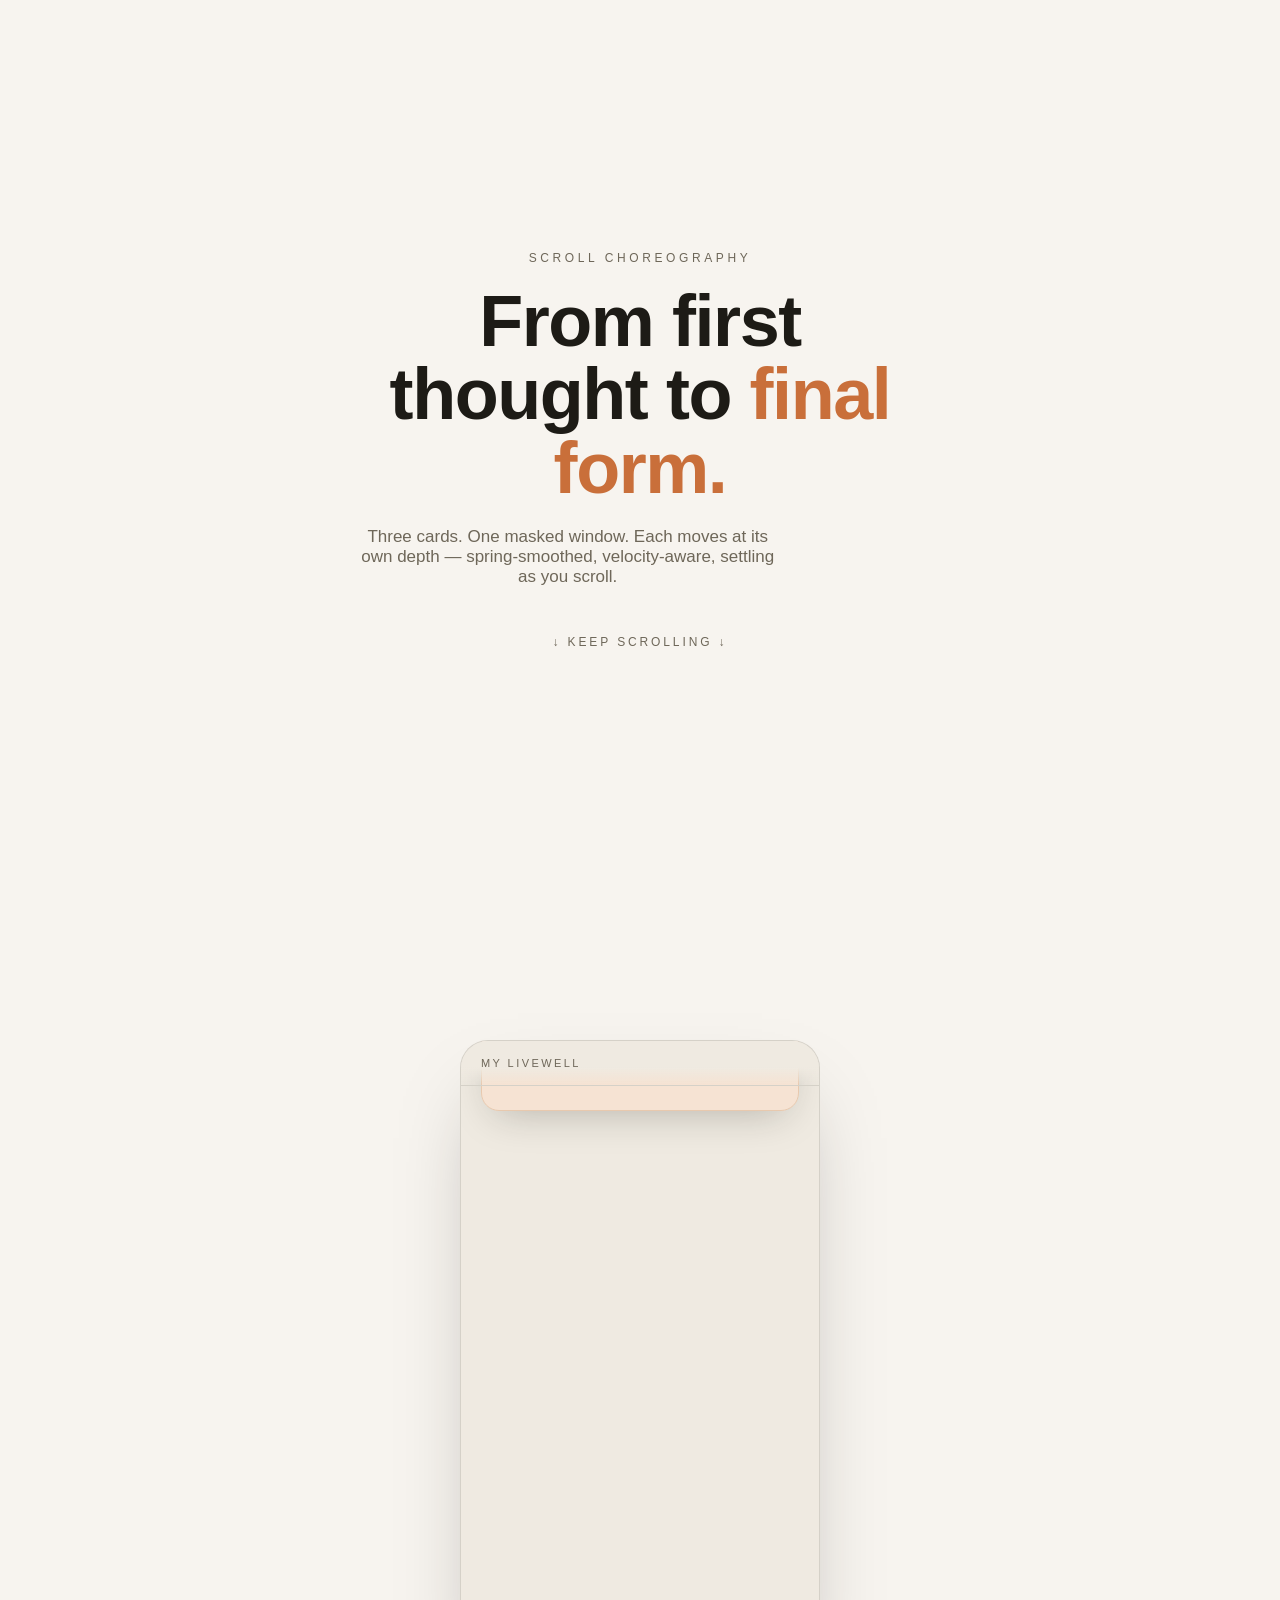
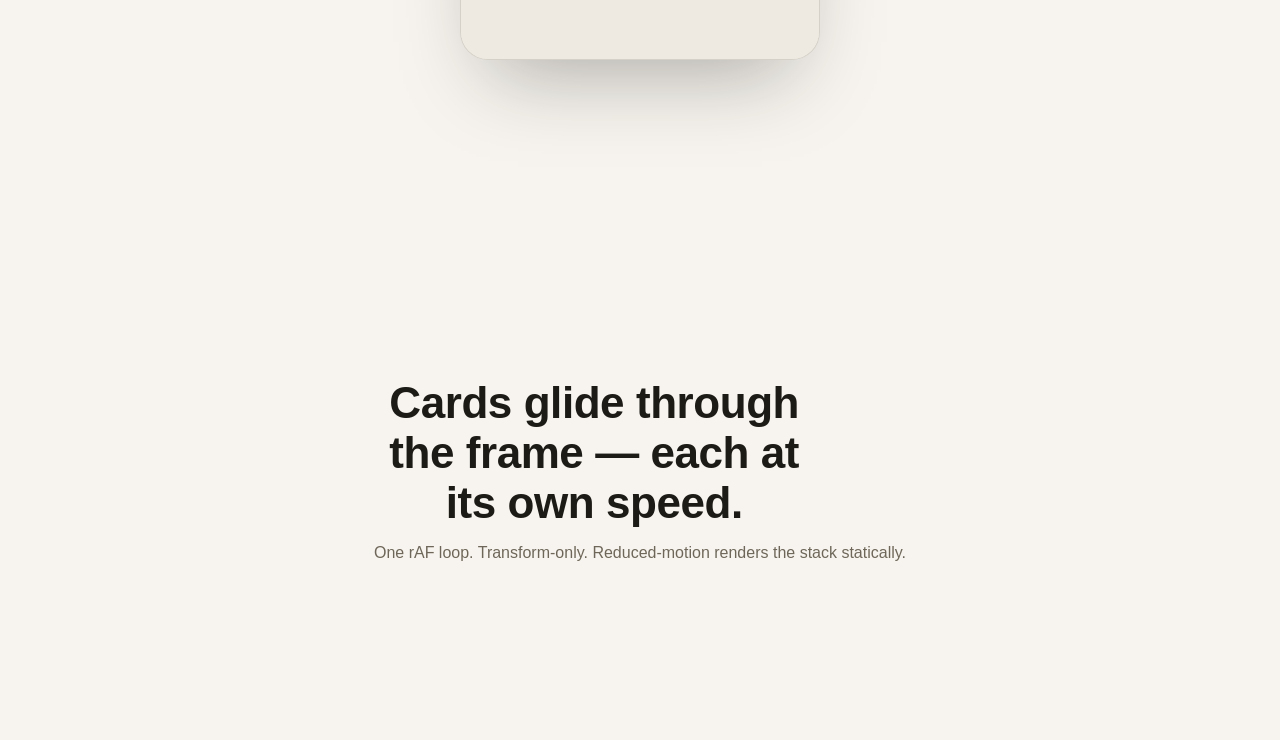
<file: card-choreography.html>
<!DOCTYPE html>
<html lang="en">
<head>
<meta charset="UTF-8">
<meta name="viewport" content="width=device-width, initial-scale=1.0">
<title>Card Choreography — scroll-linked motion study</title>
<style>
  :root {
    --paper: #F7F4EF;
    --ink: #1D1B16;
    --muted: #6E6759;
    --peach: #F6E3D3;
    --peach-deep: #E8C9AE;
    --line: rgba(29, 27, 22, 0.12);
    --spring: cubic-bezier(0.22, 1, 0.36, 1);
  }
  * { margin: 0; padding: 0; box-sizing: border-box; }
  body {
    background: var(--paper); color: var(--ink);
    font-family: -apple-system, BlinkMacSystemFont, "Segoe UI", Roboto, sans-serif;
    -webkit-font-smoothing: antialiased;
    overflow-x: hidden;
  }

  /* ---------- intro band ---------- */
  .intro { min-height: 100vh; display: flex; align-items: center; justify-content: center; text-align: center; padding: 60px 24px; }
  .intro .kicker { font-size: 12px; letter-spacing: 0.3em; text-transform: uppercase; color: var(--muted); margin-bottom: 20px; }
  .intro h1 { font-size: clamp(40px, 6vw, 72px); line-height: 1.02; font-weight: 600; letter-spacing: -0.02em; max-width: 14ch; }
  .intro h1 em { font-style: normal; color: #C96F3A; }
  .intro p { margin-top: 22px; color: var(--muted); font-size: 17px; max-width: 44ch; }
  .scroll-hint { margin-top: 48px; font-size: 12px; letter-spacing: 0.24em; text-transform: uppercase; color: var(--muted); animation: hint 2.2s ease-in-out infinite; }
  @keyframes hint { 0%, 100% { transform: translateY(0); opacity: 0.7; } 50% { transform: translateY(6px); opacity: 1; } }

  /* ---------- THE SECTION ---------- */
  .showcase {
    position: relative;
    min-height: 100vh;
    display: flex; align-items: center; justify-content: center;
    padding: 120px 24px;
    overflow: hidden;
  }
  /* masked window: cards travel through this frame */
  .stage {
    position: relative;
    width: min(360px, 92vw);
    height: 620px;
    border-radius: 28px;
    background: #EFEAE1;
    border: 1px solid var(--line);
    box-shadow: 0 40px 80px -30px rgba(29, 27, 22, 0.35);
    overflow: hidden;
  }
  .stage::before {
    content: "MY LIVEWELL";
    position: absolute; top: 0; left: 0; right: 0; z-index: 5;
    padding: 16px 20px;
    font-size: 11px; letter-spacing: 0.22em; color: var(--muted);
    background: linear-gradient(180deg, #EFEAE1 60%, rgba(239,234,225,0));
    border-bottom: 1px solid var(--line);
  }
  .stage::after {
    content: ""; position: absolute; bottom: 0; left: 0; right: 0; height: 80px; z-index: 5;
    background: linear-gradient(0deg, #EFEAE1 30%, rgba(239,234,225,0));
  }

  .card {
    position: absolute; left: 20px; right: 20px;
    border-radius: 18px;
    background: #FFFFFF;
    border: 1px solid var(--line);
    box-shadow: 0 14px 40px -14px rgba(29, 27, 22, 0.28);
    padding: 22px 20px;
    will-change: transform;
    /* FAIL-OPEN: cards are visible in place by default; JS moves them. */
    top: 90px;
  }
  .card h3 { font-size: 14px; font-weight: 600; letter-spacing: 0.01em; margin-bottom: 12px; display: flex; align-items: center; gap: 8px; }
  .card h3 .tag { font-size: 10px; font-weight: 500; text-transform: uppercase; letter-spacing: 0.14em; color: var(--muted); background: rgba(0,0,0,0.05); padding: 3px 8px; border-radius: 999px; }
  .card .row { display: flex; align-items: center; gap: 10px; padding: 9px 0; border-bottom: 1px solid rgba(29,27,22,0.06); font-size: 14px; }
  .card .row:last-child { border-bottom: none; }
  .card .row .check { width: 18px; height: 18px; border-radius: 6px; border: 1.5px solid rgba(29,27,22,0.25); flex-shrink: 0; display: flex; align-items: center; justify-content: center; font-size: 11px; color: transparent; }
  .card .row.done .check { background: #C96F3A; border-color: #C96F3A; color: #fff; }
  .card.peach { background: var(--peach); border-color: var(--peach-deep); }
  .card.peach .row .check { border-color: rgba(120, 70, 30, 0.3); }
  .card.peach .row.done .check { background: #B85C2A; border-color: #B85C2A; color: #fff; }
  .card .meta { display: flex; align-items: center; gap: 8px; margin-top: 10px; font-size: 12px; color: var(--muted); }
  .card .meta .av { width: 22px; height: 22px; border-radius: 50%; background: #D8CBB8; display: flex; align-items: center; justify-content: center; font-size: 10px; color: #5B5342; }

  /* third card — journal note */
  .card.note { background: #FDFBF7; }
  .card.note p { font-size: 13.5px; line-height: 1.6; color: #4A443A; }
  .card.note .quote { font-size: 22px; color: #C96F3A; line-height: 1; margin-bottom: 6px; }

  /* ---------- outro ---------- */
  .outro { min-height: 60vh; display: flex; align-items: center; justify-content: center; text-align: center; padding: 60px 24px; }
  .outro h2 { font-size: clamp(28px, 4vw, 44px); font-weight: 600; letter-spacing: -0.01em; max-width: 18ch; }
  .outro p { margin-top: 16px; color: var(--muted); }
</style>
</head>
<body>

<div class="intro">
  <div>
    <div class="kicker">Scroll choreography</div>
    <h1>From first thought to <em>final form.</em></h1>
    <p>Three cards. One masked window. Each moves at its own depth — spring-smoothed, velocity-aware, settling as you scroll.</p>
    <div class="scroll-hint">↓ keep scrolling ↓</div>
  </div>
</div>

<section class="showcase" id="showcase">
  <div class="stage" id="stage">
    <div class="card note" id="card-note">
      <div class="quote">“</div>
      <p>Want to make a change, but not sure where to start? You don't need to have the answers.</p>
      <div class="meta"><span class="av">LB</span> Journal — 12 Aug</div>
    </div>
    <div class="card" id="card-todo">
      <h3>This week <span class="tag">Focus</span></h3>
      <div class="row done"><span class="check">✓</span> Morning pages, 3 days</div>
      <div class="row"><span class="check"></span> Book intro call</div>
      <div class="row"><span class="check"></span> Walk after lunch</div>
      <div class="row"><span class="check"></span> Read 20 pages</div>
      <div class="meta"><span class="av">N</span> Private · You</div>
    </div>
    <div class="card peach" id="card-recipe">
      <h3>Session notes <span class="tag">Coaching</span></h3>
      <div class="row done"><span class="check">✓</span> Boundaries — said no twice</div>
      <div class="row"><span class="check"></span> Confidence anchor: past wins</div>
      <div class="row"><span class="check"></span> Next: career direction</div>
      <div class="meta"><span class="av">LB</span> Lisa · Coach</div>
    </div>
  </div>
</section>

<div class="outro">
  <div>
    <h2>Cards glide through the frame — each at its own speed.</h2>
    <p>One rAF loop. Transform-only. Reduced-motion renders the stack statically.</p>
  </div>
</div>

<script>
(function () {
  "use strict";
  var reduced = window.matchMedia("(prefers-reduced-motion: reduce)").matches;
  if (reduced) return; // cards stay stacked in place — everything is visible

  var stage = document.getElementById("stage");
  var cards = [
    { el: document.getElementById("card-note"), depth: 1.0, start: 0.00 },   // front
    { el: document.getElementById("card-todo"), depth: 0.55, start: 0.18 }, // mid
    { el: document.getElementById("card-recipe"), depth: 0.25, start: 0.34 } // back
  ];

  /* ---------- scroll-linked choreography ----------
     Each card's position is a function of the section's progress through
     the viewport. depth = how far it travels per scroll unit (parallax
     between cards). start = stagger offset (who moves first). */
  var STAGE_H = 620;
  var CARD_H = [190, 260, 240];

  cards.forEach(function (c, i) {
    c.el.style.top = (90 + c.start * 200 + i * 26) + "px";
    c.el.style.height = CARD_H[i] + "px";
  });

  /* One rAF loop: lerp-glide the scroll target (Lenis-style), then drive
     each card's transform. Transform-only, velocity-aware parallax. */
  var last = window.scrollY;
  var cur = window.scrollY;

  function tick() {
    var target = window.scrollY;
    cur += (target - cur) * 0.12;
    if (Math.abs(target - cur) < 0.5) cur = target;
    var vel = target - last;
    last = target;

    var rect = stage.getBoundingClientRect();
    var vh = window.innerHeight;
    // progress 0→1 as the stage crosses the viewport
    var p = Math.min(1, Math.max(0, (vh * 0.5 - rect.top) / (vh * 0.5 + rect.height * 0.5)));

    cards.forEach(function (c, i) {
      var y;
      if (p < c.start) {
        y = -CARD_H[i] - 140; // waiting above the window
      } else {
        var local = Math.min(1, (p - c.start) / (1 - c.start));
        var eased = 1 - Math.pow(1 - local, 3);
        y = -CARD_H[i] - 140 + eased * (STAGE_H + CARD_H[i] + 160);
      }
      var parallax = -vel * 0.03 * c.depth; // velocity-aware depth
      c.el.style.transform = "translate3d(0," + (y + parallax) + "px,0)";
    });

    requestAnimationFrame(tick);
  }
  requestAnimationFrame(tick);
})();
</script>
</body>
</html>
</file>
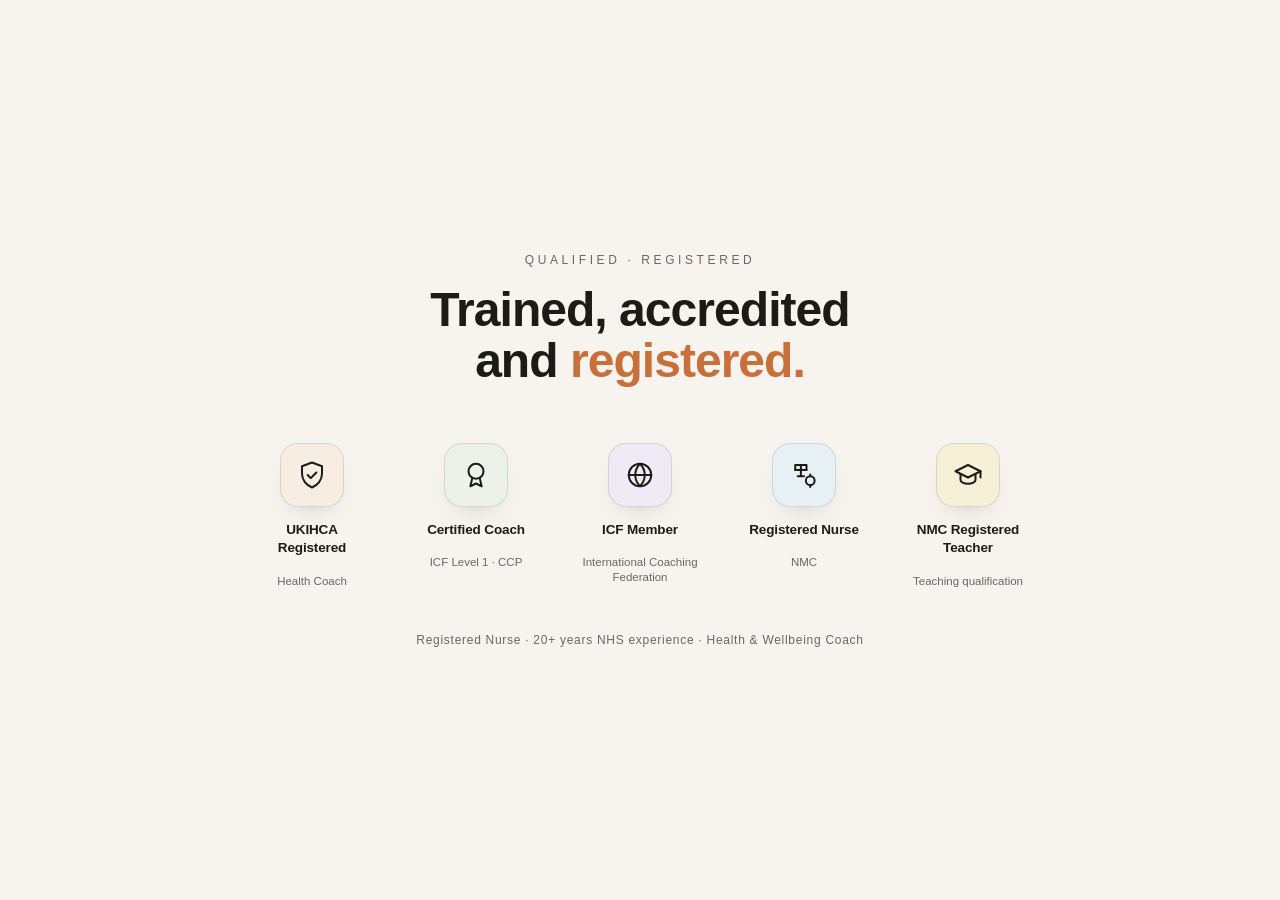
<file: icon-strip.html>
<!DOCTYPE html>
<html lang="en">
<head>
<meta charset="UTF-8">
<meta name="viewport" content="width=device-width, initial-scale=1.0">
<title>Credentials — Craft-style icon row (static, on paper)</title>
<style>
  :root {
    --paper: #F7F4EF;
    --ink: #1D1B16;
    --muted: #6E6759;
    --accent: #C96F3A;
    --line: rgba(29, 27, 22, 0.12);
  }
  * { margin: 0; padding: 0; box-sizing: border-box; }
  body {
    background: var(--paper); color: var(--ink);
    font-family: -apple-system, BlinkMacSystemFont, "Segoe UI", Roboto, sans-serif;
    -webkit-font-smoothing: antialiased;
  }

  .section {
    min-height: 100vh;
    display: flex; flex-direction: column;
    align-items: center; justify-content: center;
    text-align: center;
    padding: 80px 24px;
  }
  .kicker { font-size: 12px; letter-spacing: 0.3em; text-transform: uppercase; color: var(--muted); margin-bottom: 18px; }
  .section h2 {
    font-size: clamp(30px, 4.4vw, 48px);
    font-weight: 600; letter-spacing: -0.02em; line-height: 1.06;
    max-width: 16ch;
  }
  .section h2 em { font-style: normal; color: var(--accent); }

  /* the icon row — Craft's format: glyph tile + label under */
  .icon-row {
    margin-top: 56px;
    display: flex; align-items: flex-start; justify-content: center;
    gap: 44px;
    flex-wrap: wrap;
  }
  .icon-tile {
    width: 120px;
    display: flex; flex-direction: column; align-items: center;
    gap: 14px;
  }
  .icon-tile .i-box {
    width: 64px; height: 64px;
    border-radius: 18px;
    background: #FFFFFF;
    border: 1px solid var(--line);
    display: flex; align-items: center; justify-content: center;
    box-shadow: 0 12px 28px -18px rgba(29, 27, 22, 0.35);
  }
  .icon-tile .i-box svg { width: 30px; height: 30px; stroke: var(--ink); stroke-width: 1.6; fill: none; stroke-linecap: round; stroke-linejoin: round; }
  .icon-tile .i-label { font-size: 13.5px; font-weight: 600; letter-spacing: -0.01em; line-height: 1.35; }
  .icon-tile .i-sub { font-size: 11.5px; color: var(--muted); margin-top: 2px; line-height: 1.3; }

  /* soft tint per tile — quiet, on-paper */
  .icon-tile.t1 .i-box { background: #F7EDE3; } .icon-tile.t2 .i-box { background: #EDF2E8; }
  .icon-tile.t3 .i-box { background: #EFEAF6; } .icon-tile.t4 .i-box { background: #E7F0F4; }
  .icon-tile.t5 .i-box { background: #F6F0D9; }

  .foot-note { margin-top: 44px; font-size: 12px; color: var(--muted); letter-spacing: 0.06em; }

  @media (max-width: 640px) {
    .icon-row { gap: 26px; }
    .icon-tile { width: 96px; }
    .icon-tile .i-box { width: 56px; height: 56px; border-radius: 16px; }
    .icon-tile .i-box svg { width: 26px; height: 26px; }
  }
</style>
</head>
<body>

<section class="section">
  <div class="kicker">Qualified · Registered</div>
  <h2>Trained, accredited and <em>registered.</em></h2>

  <div class="icon-row">
    <!-- 1. UKIHCA Registered Health Coach -->
    <div class="icon-tile t1">
      <div class="i-box">
        <svg viewBox="0 0 24 24"><path d="M12 2l8 3v6c0 5-3.4 9.2-8 11-4.6-1.8-8-6-8-11V5l8-3z"/><path d="M8.5 12l2.5 2.5 4.5-4.5"/></svg>
      </div>
      <div class="i-label">UKIHCA Registered</div>
      <div class="i-sub">Health Coach</div>
    </div>

    <!-- 2. Certified Coaching Professional, ICF Level 1 -->
    <div class="icon-tile t2">
      <div class="i-box">
        <svg viewBox="0 0 24 24"><circle cx="12" cy="9" r="6"/><path d="M9 14.5L7.5 21l4.5-2.2L16.5 21 15 14.5"/></svg>
      </div>
      <div class="i-label">Certified Coach</div>
      <div class="i-sub">ICF Level 1 · CCP</div>
    </div>

    <!-- 3. ICF Member -->
    <div class="icon-tile t3">
      <div class="i-box">
        <svg viewBox="0 0 24 24"><circle cx="12" cy="12" r="9"/><path d="M3 12h18M12 3c2.5 2.6 3.8 5.7 3.8 9S14.5 18.4 12 21c-2.5-2.6-3.8-5.7-3.8-9S9.5 5.6 12 3z"/></svg>
      </div>
      <div class="i-label">ICF Member</div>
      <div class="i-sub">International Coaching Federation</div>
    </div>

    <!-- 4. Registered Nurse (NMC) -->
    <div class="icon-tile t4">
      <div class="i-box">
        <svg viewBox="0 0 24 24"><path d="M5 4h9v4M5 4v4M9.5 4v4"/><path d="M5 8h9"/><path d="M9.5 8v5M7 13h5"/><circle cx="17" cy="16.5" r="3.5"/><path d="M17 13v-1.5M17 20v1.5"/></svg>
      </div>
      <div class="i-label">Registered Nurse</div>
      <div class="i-sub">NMC</div>
    </div>

    <!-- 5. NMC Registered Teacher -->
    <div class="icon-tile t5">
      <div class="i-box">
        <svg viewBox="0 0 24 24"><path d="M12 4L2 9l10 5 10-5-10-5z"/><path d="M6 11.5V16c0 1.5 2.7 3 6 3s6-1.5 6-3v-4.5"/><path d="M22 9v5"/></svg>
      </div>
      <div class="i-label">NMC Registered Teacher</div>
      <div class="i-sub">Teaching qualification</div>
    </div>
  </div>

  <div class="foot-note">Registered Nurse · 20+ years NHS experience · Health &amp; Wellbeing Coach</div>
</section>

</body>
</html>
</file>
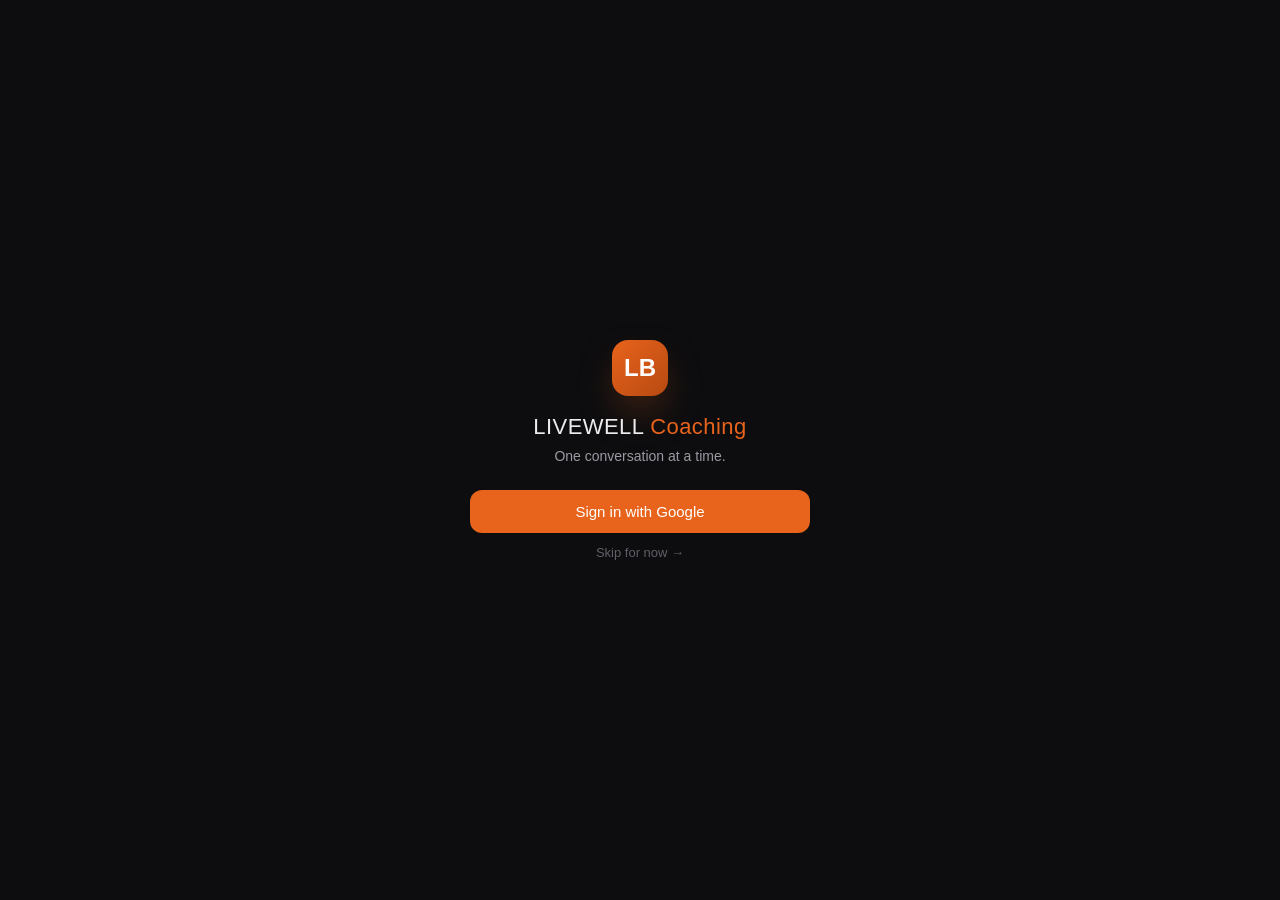
<file: livewell-shell.html>
<!DOCTYPE html>
<html lang="en">
<head>
<meta charset="UTF-8">
<meta name="viewport" content="width=device-width, initial-scale=1.0">
<title>LIVEWELL — Shell Motion Study</title>
<style>
  :root {
    --bg: #0D0D0F;
    --bg-soft: #17181C;
    --panel: #212226;
    --panel-2: #2A2B30;
    --ink: #ECECEF;
    --muted: #9A9AA3;
    --faint: #5F5F68;
    --accent: #E8631B;
    --accent-2: #F4EDE2;
    --line: rgba(255,255,255,0.08);
    --spring: cubic-bezier(0.34, 1.3, 0.5, 1);
  }
  * { margin: 0; padding: 0; box-sizing: border-box; }
  html, body { height: 100%; }
  body {
    background: var(--bg);
    color: var(--ink);
    font-family: -apple-system, BlinkMacSystemFont, "Segoe UI", Roboto, sans-serif;
    font-size: 15px;
    overflow: hidden;
    -webkit-font-smoothing: antialiased;
  }

  /* ============ SPRING ENGINE ============ */
  /* Every interactive motion in this shell runs through one physics language:
     cubic-bezier(0.34, 1.3, 0.5, 1) = spring ~400/38, press scale 0.98. */

  .app { display: flex; height: 100vh; }

  /* ============ SIDEBAR ============ */
  .sidebar {
    width: 264px; flex-shrink: 0;
    background: var(--bg-soft);
    border-right: 1px solid var(--line);
    display: flex; flex-direction: column;
    padding: 10px;
    position: relative; z-index: 2;
  }
  .new-chat {
    display: flex; align-items: center; gap: 10px;
    padding: 11px 12px; border-radius: 10px;
    border: 1px solid var(--line); background: transparent;
    color: var(--ink); font-size: 14px; cursor: pointer;
    transition: background 0.2s ease, border-color 0.2s ease;
    will-change: transform;
  }
  .new-chat:hover { background: var(--panel); }
  .new-chat:active { transform: scale(0.98); }
  .new-chat .plus { font-size: 18px; color: var(--muted); }

  .nav-group { margin-top: 18px; font-size: 11px; letter-spacing: 0.08em; text-transform: uppercase; color: var(--faint); padding: 0 12px 6px; }

  .nav-item {
    display: flex; align-items: center; gap: 10px;
    padding: 9px 12px; border-radius: 10px;
    color: var(--ink); font-size: 14px; cursor: pointer;
    position: relative;
    transition: background 0.15s ease;
  }
  .nav-item:hover { background: var(--panel); }
  .nav-item.active { background: var(--panel); }
  .nav-item .ico { width: 18px; text-align: center; color: var(--muted); }

  .chat-list { margin-top: 6px; display: flex; flex-direction: column; gap: 2px; flex: 1; overflow-y: auto; }
  .chat-item {
    display: flex; align-items: center; gap: 10px;
    padding: 9px 12px; border-radius: 10px;
    color: var(--muted); font-size: 13.5px; cursor: pointer;
    white-space: nowrap; overflow: hidden;
    transition: background 0.15s ease, color 0.15s ease;
  }
  .chat-item:hover { background: var(--panel); color: var(--ink); }
  .chat-item.active { background: var(--panel-2); color: var(--ink); }
  .chat-item .dot { width: 5px; height: 5px; border-radius: 50%; background: var(--faint); flex-shrink: 0; }
  .chat-item .name { overflow: hidden; text-overflow: ellipsis; }

  .sidebar-foot { border-top: 1px solid var(--line); padding: 10px 6px 4px; }
  .user-row { display: flex; align-items: center; gap: 10px; padding: 8px 10px; border-radius: 10px; cursor: pointer; transition: background 0.15s ease; }
  .user-row:hover { background: var(--panel); }
  .avatar {
    width: 30px; height: 30px; border-radius: 50%;
    background: linear-gradient(135deg, var(--accent), #B84A12);
    display: flex; align-items: center; justify-content: center;
    font-size: 12px; font-weight: 600; color: #fff; flex-shrink: 0;
  }
  .user-row .uname { font-size: 13px; line-height: 1.2; }
  .user-row .uplan { font-size: 11px; color: var(--faint); }

  /* ============ MAIN ============ */
  .main { flex: 1; display: flex; flex-direction: column; min-width: 0; position: relative; }
  .topbar {
    height: 60px; display: flex; align-items: center; gap: 14px;
    padding: 0 18px; border-bottom: 1px solid var(--line);
    flex-shrink: 0;
  }
  .topbar .lb-logo { display: flex; align-items: center; gap: 10px; }
  .topbar .lb-mark { width: 26px; height: 26px; border-radius: 7px; background: var(--accent); display: flex; align-items: center; justify-content: center; color: #fff; font-size: 12px; font-weight: 700; }
  .topbar .lb-name { font-size: 14px; font-weight: 500; letter-spacing: 0.14em; }
  .topbar .lb-name em { color: var(--accent); font-style: normal; }
  .topbar .tabs { display: flex; gap: 4px; margin-left: 26px; }
  .tab {
    padding: 7px 14px; border-radius: 999px; font-size: 13px; color: var(--muted);
    cursor: pointer; border: 1px solid transparent;
    transition: background 0.18s ease, color 0.18s ease;
  }
  .tab:hover { color: var(--ink); background: var(--panel); }
  .tab.active { background: var(--panel-2); color: var(--ink); }

  /* ============ CHAT ============ */
  .chat { flex: 1; overflow-y: auto; scroll-behavior: smooth; padding: 28px 0 12px; }
  .chat-inner { max-width: 760px; margin: 0 auto; padding: 0 22px; display: flex; flex-direction: column; gap: 26px; }

  .msg { display: flex; gap: 14px; animation: msgIn 0.5s var(--spring) both; }
  @keyframes msgIn { from { opacity: 0; transform: translateY(14px) scale(0.985); } to { opacity: 1; transform: none; } }
  .msg.assistant .msg-avatar { background: var(--accent); }
  .msg-avatar {
    width: 30px; height: 30px; border-radius: 50%; flex-shrink: 0;
    background: var(--panel-2); display: flex; align-items: center; justify-content: center; font-size: 11px; font-weight: 700;
  }
  .msg-body { padding-top: 4px; }
  .msg-name { font-size: 12px; color: var(--muted); margin-bottom: 5px; }
  .msg-text { font-size: 15px; line-height: 1.65; color: var(--ink); }
  .msg-text .w { display: inline-block; opacity: 0; transform: translateY(8px); }
  .msg-text.streaming .w { animation: wordRise 0.32s var(--spring) forwards; }
  @keyframes wordRise { to { opacity: 1; transform: translateY(0); } }
  .msg-text .callout {
    display: inline-block; margin-top: 8px; padding: 4px 12px; border-radius: 999px;
    background: rgba(232,99,27,0.14); color: #FFB28A; font-size: 13px;
  }

  .typing { display: flex; gap: 5px; padding: 10px 0; }
  .typing span { width: 7px; height: 7px; border-radius: 50%; background: var(--faint); animation: blink 1.2s infinite ease-in-out; }
  .typing span:nth-child(2) { animation-delay: 0.15s; }
  .typing span:nth-child(3) { animation-delay: 0.3s; }
  @keyframes blink { 0%, 80%, 100% { transform: scale(0.6); opacity: 0.5; } 40% { transform: scale(1); opacity: 1; } }

  /* ============ COMPOSER ============ */
  .composer-wrap { padding: 8px 0 18px; flex-shrink: 0; position: relative; }
  .composer {
    max-width: 760px; margin: 0 auto; padding: 0 22px;
    display: flex; align-items: flex-end; gap: 10px;
    background: var(--panel);
    border: 1px solid var(--line);
    border-radius: 22px;
    padding: 12px 12px 12px 20px;
    transition: border-color 0.2s ease, box-shadow 0.2s ease;
    will-change: transform;
  }
  .composer:focus-within { border-color: rgba(232,99,27,0.5); box-shadow: 0 0 0 3px rgba(232,99,27,0.12); }
  .composer input {
    flex: 1; background: transparent; border: none; outline: none;
    color: var(--ink); font-size: 15px; padding: 6px 0; font-family: inherit;
  }
  .composer input::placeholder { color: var(--faint); }
  .send {
    width: 34px; height: 34px; border-radius: 50%; border: none; cursor: pointer;
    background: var(--accent); color: #fff; font-size: 16px;
    display: flex; align-items: center; justify-content: center;
    transition: transform 0.25s var(--spring), background 0.2s ease, opacity 0.2s ease;
    will-change: transform;
  }
  .send:active { transform: scale(0.9); }
  .send:hover { background: #F07A38; }
  .send[disabled] { opacity: 0.35; cursor: default; }
  .composer-foot { max-width: 760px; margin: 8px auto 0; padding: 0 26px; font-size: 11px; color: var(--faint); text-align: center; }

  /* ============ LOGIN OVERLAY ============ */
  .login {
    position: fixed; inset: 0; z-index: 100;
    background: var(--bg);
    display: flex; align-items: center; justify-content: center;
    transition: opacity 0.5s ease;
  }
  .login.gone { opacity: 0; pointer-events: none; }
  .login-card {
    width: 340px; text-align: center;
    transform-origin: center;
    transition: transform 0.6s var(--spring), opacity 0.4s ease;
  }
  .login.gone .login-card { transform: scale(0.92); opacity: 0; }
  .login .lb-big {
    width: 56px; height: 56px; border-radius: 16px; margin: 0 auto 18px;
    background: linear-gradient(135deg, var(--accent), #B84A12);
    display: flex; align-items: center; justify-content: center;
    color: #fff; font-size: 24px; font-weight: 700;
    box-shadow: 0 18px 40px -12px rgba(232,99,27,0.5);
  }
  .login h1 { font-size: 22px; font-weight: 500; letter-spacing: 0.02em; }
  .login h1 em { color: var(--accent); font-style: normal; }
  .login p { margin-top: 8px; color: var(--muted); font-size: 14px; }
  .login .btn {
    margin-top: 26px; width: 100%; padding: 13px;
    border-radius: 12px; border: none; cursor: pointer;
    background: var(--accent); color: #fff; font-size: 15px; font-weight: 500;
    transition: transform 0.25s var(--spring), background 0.2s ease;
    will-change: transform;
  }
  .login .btn:active { transform: scale(0.98); }
  .login .btn:hover { background: #F07A38; }
  .login .skip { margin-top: 12px; font-size: 13px; color: var(--faint); cursor: pointer; background: none; border: none; }
  .login .skip:hover { color: var(--muted); }

  .fade-hint { position: fixed; bottom: 14px; right: 16px; font-size: 11px; color: var(--faint); z-index: 5; }
</style>
</head>
<body>

<!-- LOGIN -->
<div class="login" id="login">
  <div class="login-card">
    <div class="lb-big">LB</div>
    <h1>LIVEWELL <em>Coaching</em></h1>
    <p>One conversation at a time.</p>
    <button class="btn" id="loginBtn">Sign in with Google</button>
    <button class="skip" id="skipBtn">Skip for now →</button>
  </div>
</div>

<div class="app">
  <!-- SIDEBAR -->
  <aside class="sidebar">
    <button class="new-chat"><span class="plus">+</span> New conversation</button>
    <div class="nav-group">Menu</div>
    <nav>
      <div class="nav-item active"><span class="ico">⌂</span> Home</div>
      <div class="nav-item"><span class="ico">✎</span> Sessions</div>
      <div class="nav-item"><span class="ico">◷</span> Journal</div>
      <div class="nav-item"><span class="ico">⚙</span> Settings</div>
    </nav>
    <div class="nav-group">Recent</div>
    <div class="chat-list">
      <div class="chat-item"><span class="dot"></span><span class="name">Intro call prep</span></div>
      <div class="chat-item"><span class="dot"></span><span class="name">Goal setting — Q3</span></div>
      <div class="chat-item"><span class="dot"></span><span class="name">Confidence &amp; boundaries</span></div>
      <div class="chat-item"><span class="dot"></span><span class="name">Weekly check-in</span></div>
      <div class="chat-item"><span class="dot"></span><span class="name">Career direction</span></div>
    </div>
    <div class="sidebar-foot">
      <div class="user-row">
        <div class="avatar">N</div>
        <div><div class="uname">Nathan</div><div class="uplan">Free plan</div></div>
      </div>
    </div>
  </aside>

  <!-- MAIN -->
  <div class="main">
    <div class="topbar">
      <div class="lb-logo"><div class="lb-mark">LB</div><div class="lb-name">LIVE<em>WELL</em></div></div>
      <div class="tabs">
        <div class="tab active">Home</div>
        <div class="tab">Sessions</div>
        <div class="tab">Journal</div>
        <div class="tab">Resources</div>
      </div>
    </div>

    <div class="chat" id="chat">
      <div class="chat-inner">
        <div class="msg assistant">
          <div class="msg-avatar">LB</div>
          <div class="msg-body">
            <div class="msg-name">LIVEWELL</div>
            <div class="msg-text streaming" data-stream>Hi Nathan — what's on your mind today? No fluff, no fads, just a conversation that goes somewhere.</div>
          </div>
        </div>
      </div>
    </div>

    <div class="composer-wrap">
      <div class="composer">
        <input id="composerInput" type="text" placeholder="Message Livewell…">
        <button class="send" id="sendBtn" disabled>↑</button>
      </div>
      <div class="composer-foot">Confidential · 1:1 online · Built around you</div>
    </div>
  </div>
</div>

<div class="fade-hint">springs: 400/38 · press 0.98 · drawer flush</div>

<script>
(function () {
  "use strict";

  /* ============ LOGIN → APP (spring out) ============ */
  var login = document.getElementById("login");
  function enterApp() {
    login.classList.add("gone");
    setTimeout(function () { login.style.display = "none"; }, 700);
  }
  document.getElementById("loginBtn").addEventListener("click", enterApp);
  document.getElementById("skipBtn").addEventListener("click", enterApp);

  /* ============ WORD-STREAM (ChatGPT-style reveal) ============ */
  var streamEls = document.querySelectorAll(".msg-text.streaming");
  function streamWords(el, delay) {
    var text = el.textContent.trim();
    var words = text.split(/\s+/);
    el.textContent = "";
    words.forEach(function (w) {
      var s = document.createElement("span");
      s.className = "w";
      s.textContent = w + " ";
      el.appendChild(s);
    });
    var spans = el.querySelectorAll(".w");
    el.classList.add("streaming");
    spans.forEach(function (s, i) {
      s.style.animationDelay = (delay + i * 0.028) + "s";
    });
  }
  streamEls.forEach(function (el, i) { streamWords(el, 0.6 + i * 0.3); });

  /* ============ COMPOSER ============ */
  var input = document.getElementById("composerInput");
  var sendBtn = document.getElementById("sendBtn");
  var chatInner = document.querySelector(".chat-inner");
  var chat = document.getElementById("chat");
  var respIdx = 0;

  var responses = [
    "What would a win this week look like — something small enough to actually do?",
    "Let's slow that down. What's the feeling under the urgency?",
    "Good. Now say it like a boundary, not a request.",
    "If you knew you couldn't fail, what would you try this month?",
    "That's the real conversation. Let's sit with it a beat longer.",
  ];

  input.addEventListener("input", function () { sendBtn.disabled = !input.value.trim(); });

  function addMsg(text, isUser) {
    var msg = document.createElement("div");
    msg.className = "msg" + (isUser ? "" : " assistant");
    msg.innerHTML = '<div class="msg-avatar">' + (isUser ? "N" : "LB") + '</div>' +
      '<div class="msg-body"><div class="msg-name">' + (isUser ? "Nathan" : "LIVEWELL") + '</div>' +
      '<div class="msg-text streaming">' + text + '</div></div>';
    chatInner.appendChild(msg);
    var t = msg.querySelector(".msg-text");
    streamWords(t, 0.15);
    // scroll the new message into view, smooth
    setTimeout(function () {
      msg.scrollIntoView({ behavior: "smooth", block: "end" });
    }, 120);
    return msg;
  }

  function send() {
    var text = input.value.trim();
    if (!text) return;
    addMsg(text, true);
    input.value = "";
    sendBtn.disabled = true;
    // typing indicator
    var ty = document.createElement("div");
    ty.className = "typing";
    ty.innerHTML = "<span></span><span></span><span></span>";
    chatInner.appendChild(ty);
    ty.scrollIntoView({ behavior: "smooth", block: "end" });
    setTimeout(function () {
      ty.remove();
      addMsg(responses[respIdx % responses.length], false);
      respIdx++;
    }, 900 + Math.random() * 500);
  }
  sendBtn.addEventListener("click", send);
  input.addEventListener("keydown", function (e) { if (e.key === "Enter") send(); });

  /* ============ TABS & NAV (active swap with bg wash) ============ */
  var tabs = document.querySelectorAll(".tab");
  tabs.forEach(function (t) {
    t.addEventListener("click", function () {
      tabs.forEach(function (x) { x.classList.remove("active"); });
      t.classList.add("active");
    });
  });
  var navItems = document.querySelectorAll(".nav-item");
  navItems.forEach(function (n) {
    n.addEventListener("click", function () {
      navItems.forEach(function (x) { x.classList.remove("active"); });
      n.classList.add("active");
    });
  });
})();
</script>
</body>
</html>
</file>
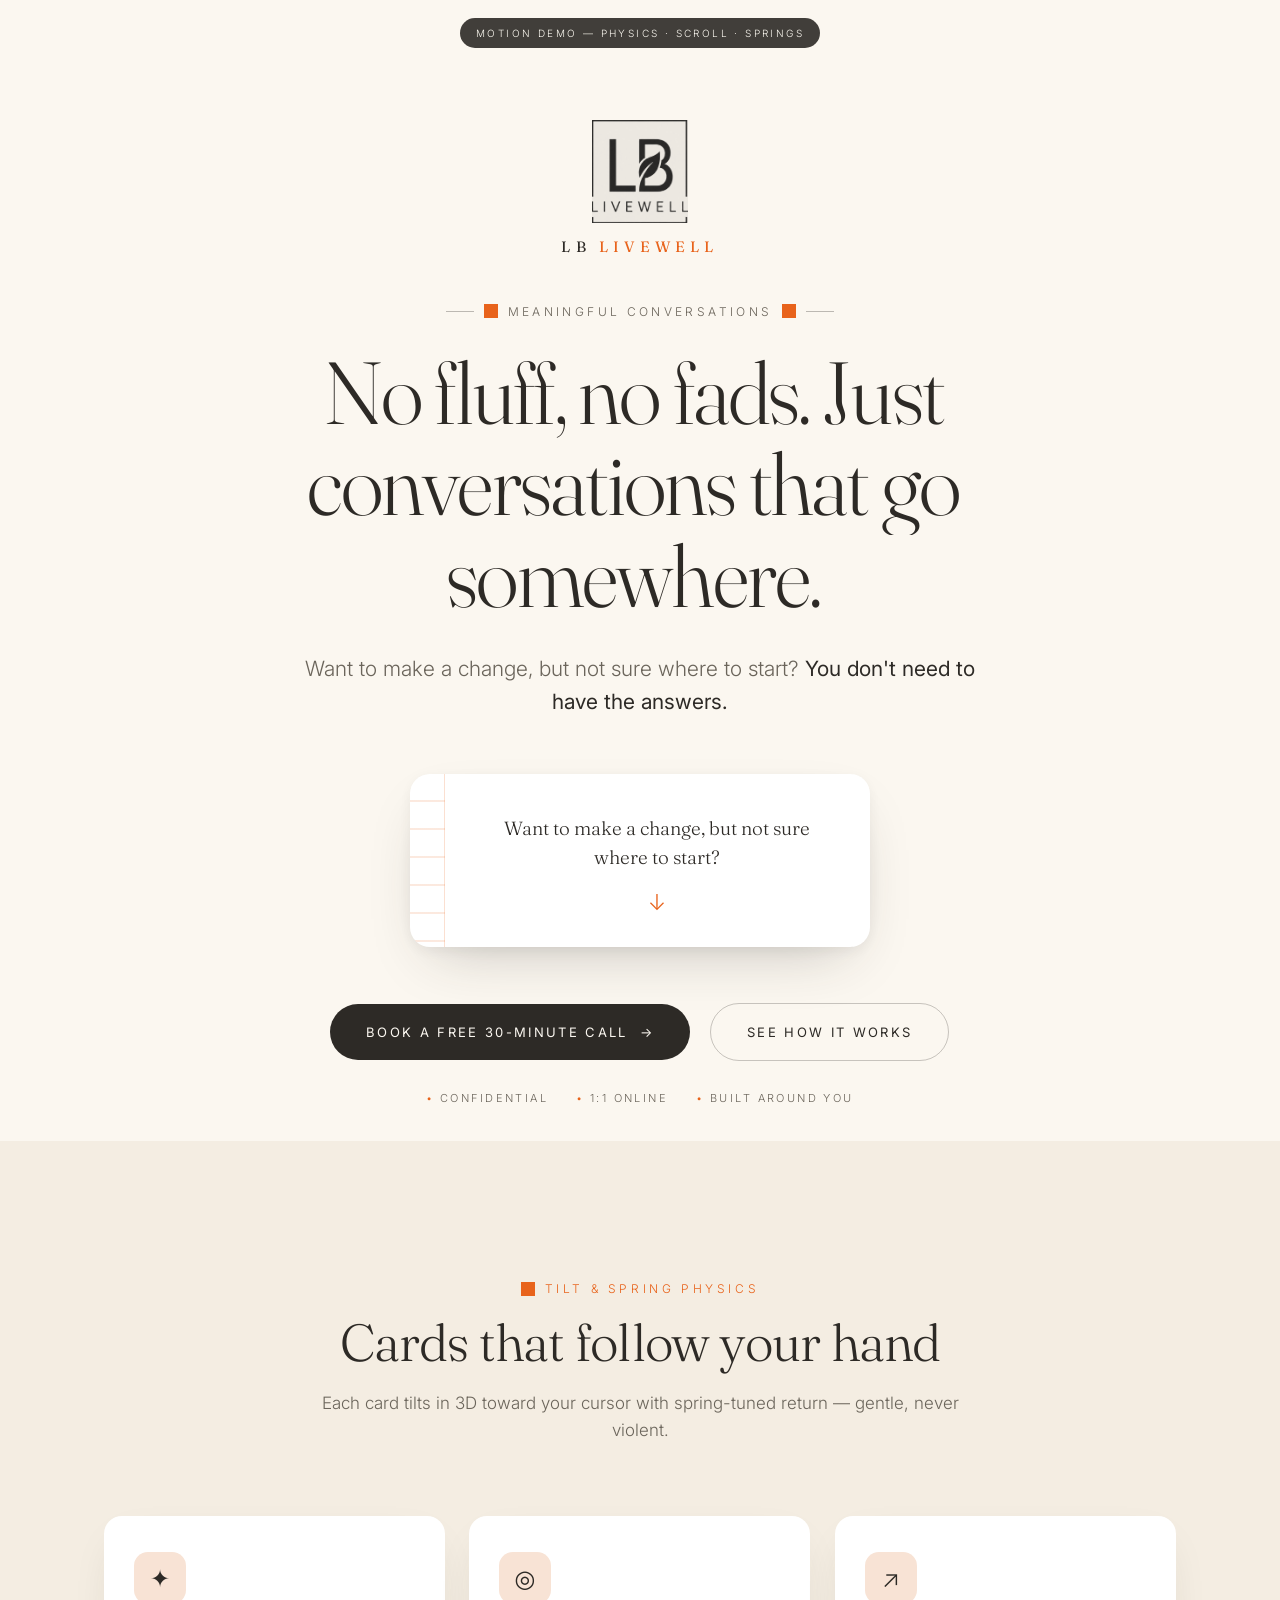
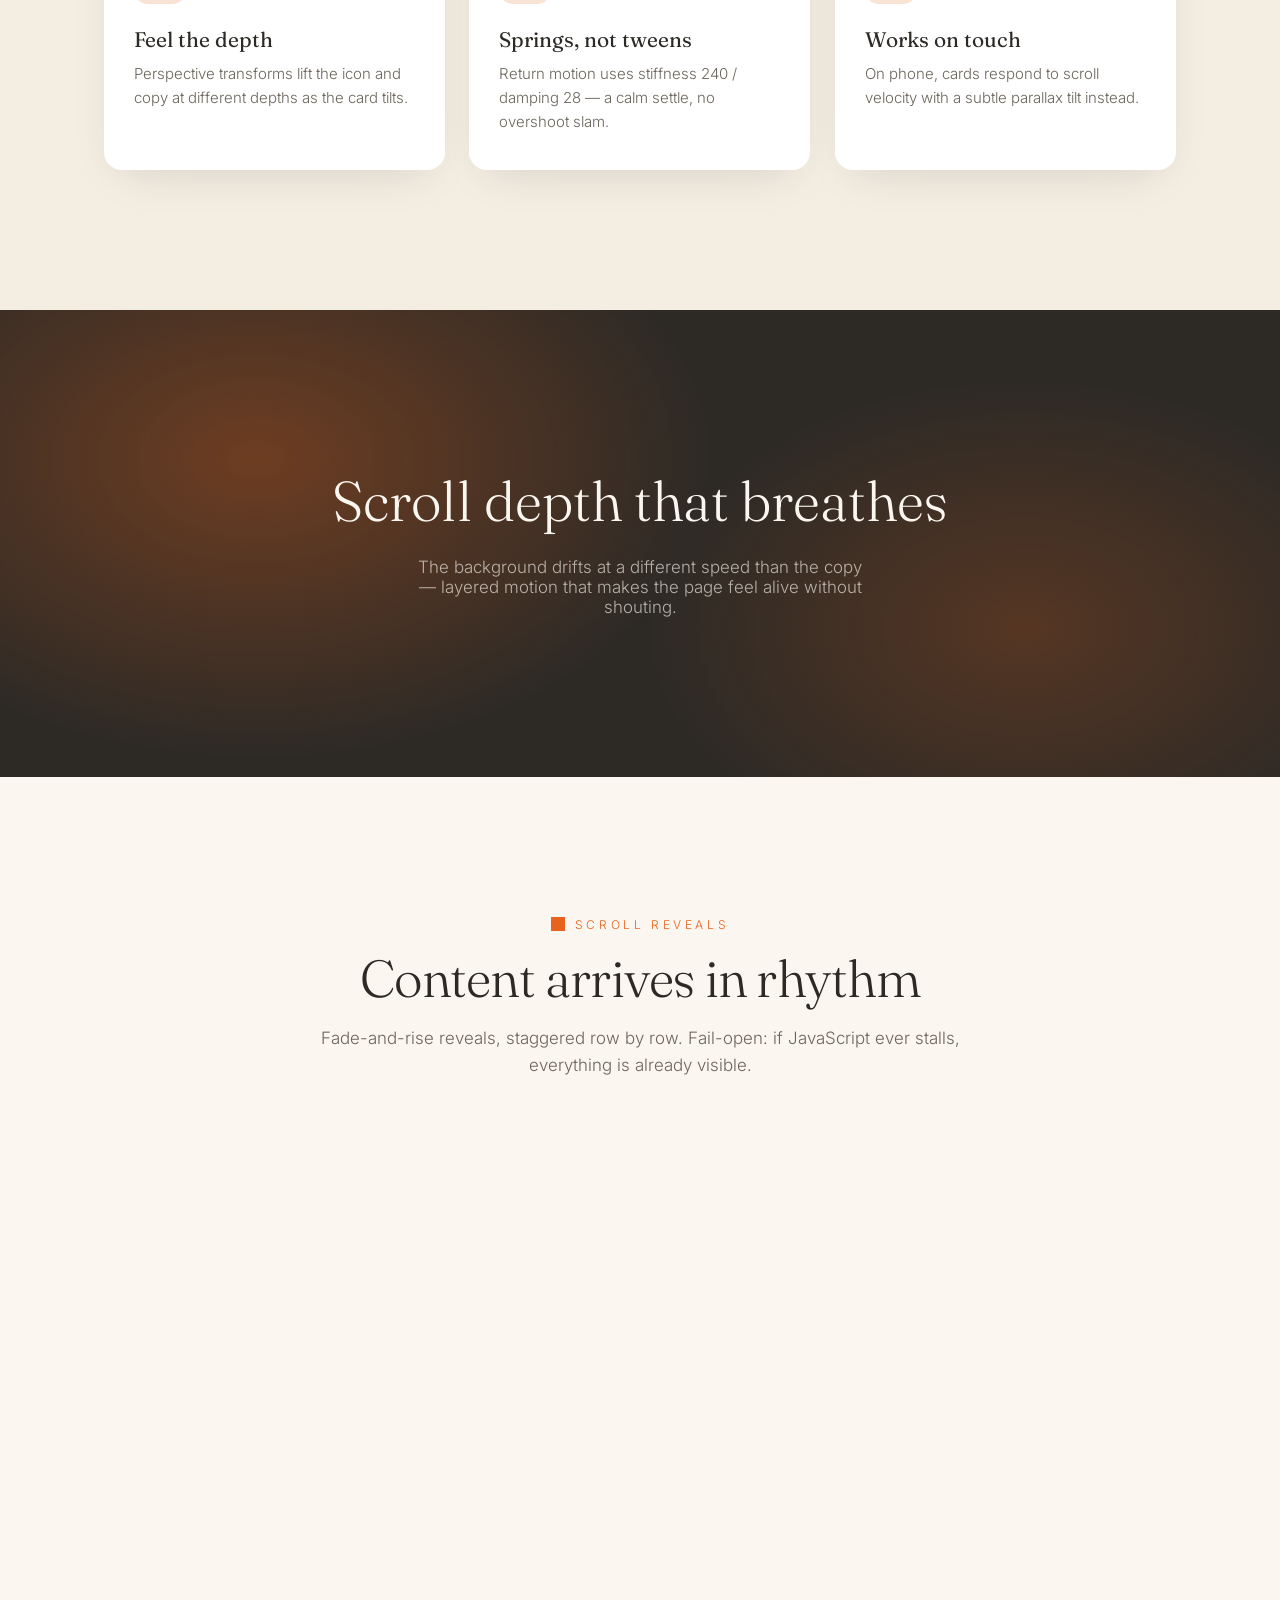
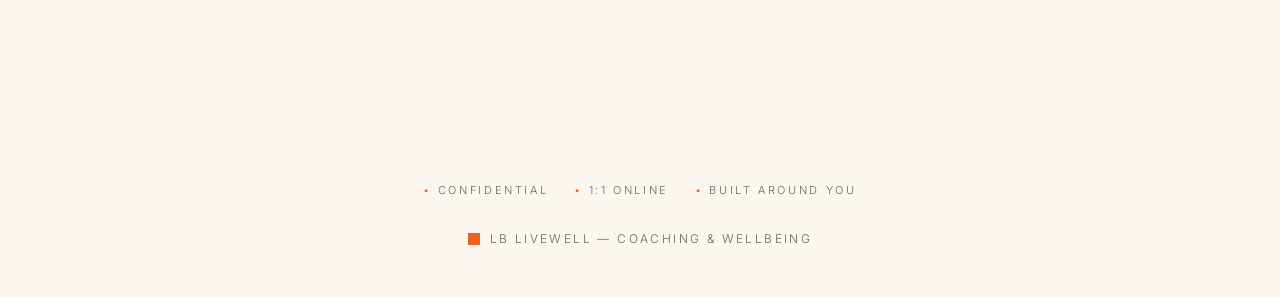
<file: premium-motion-demo.html>
<!DOCTYPE html>
<html lang="en">
<head>
<meta charset="UTF-8">
<meta name="viewport" content="width=device-width, initial-scale=1.0">
<title>LB LIVEWELL — Premium Motion Demo</title>
<link rel="preconnect" href="https://fonts.googleapis.com">
<link href="https://fonts.googleapis.com/css2?family=Fraunces:opsz,wght@9..144,300;9..144,400;9..144,500&family=Inter:wght@300;400;500&display=swap" rel="stylesheet">
<style>
  :root {
    --cream: #FBF7F0;
    --cream-2: #F4EDE2;
    --ink: #2D2A26;
    --muted: #6B655B;
    --orange: #E8631B;
    --orange-soft: #F8E3D5;
    --white: #FFFFFF;
    --ease: cubic-bezier(0.22, 1, 0.36, 1);
  }
  * { margin: 0; padding: 0; box-sizing: border-box; }
  html { scroll-behavior: auto; }
  body {
    background: var(--cream);
    color: var(--ink);
    font-family: 'Inter', system-ui, sans-serif;
    font-weight: 300;
    -webkit-font-smoothing: antialiased;
    overflow-x: hidden;
  }
  /* smooth-scroll fixed viewport (Lenis-style lerp drives body translate) */
  body.smooth { position: fixed; inset: 0; width: 100%; }
  .page { will-change: transform; }

  .wrap { max-width: 1120px; margin: 0 auto; padding: 0 24px; }

  /* ============ HERO ============ */
  .hero { min-height: 100vh; display: flex; flex-direction: column; align-items: center; justify-content: center; text-align: center; padding: 120px 24px 80px; position: relative; }
  .hero-logo { display: flex; flex-direction: column; align-items: center; gap: 14px; margin-bottom: 48px; }
  .hero-logo img { width: 96px; height: auto; }
  .hero-logo .lockup { font-family: 'Fraunces', serif; font-weight: 400; letter-spacing: 0.34em; font-size: 15px; text-transform: uppercase; color: var(--ink); }
  .hero-logo .lockup span { color: var(--orange); }
  .eyebrow { display: inline-flex; align-items: center; gap: 10px; font-size: 12px; letter-spacing: 0.28em; text-transform: uppercase; color: var(--muted); margin-bottom: 28px; }
  .eyebrow::before, .eyebrow::after { content: ""; width: 28px; height: 1px; background: rgba(45,42,38,0.3); }
  .brand-chip { width: 14px; height: 14px; background: var(--orange); display: inline-block; }

  h1.kinetic {
    font-family: 'Fraunces', serif;
    font-weight: 300;
    font-size: clamp(44px, 8vw, 88px);
    line-height: 1.04;
    letter-spacing: -0.02em;
    max-width: 16ch;
    margin: 0 auto 32px;
  }
  h1.kinetic .word { display: inline-block; overflow: hidden; vertical-align: bottom; padding-bottom: 0.06em; margin-bottom: -0.06em; }
  h1.kinetic .word > span { display: inline-block; transform: translateY(0); transition: transform 1s var(--ease), opacity 1s var(--ease); }
  html.js h1.kinetic .word > span { transform: translateY(115%); opacity: 0; }
  html.js h1.kinetic.risen .word > span { transform: translateY(0); opacity: 1; }

  .subline { font-size: clamp(17px, 2.4vw, 21px); line-height: 1.55; color: var(--muted); max-width: 52ch; margin: 0 auto 56px; }
  .subline strong { font-weight: 400; color: var(--ink); }
  .subline .rise { display: inline; opacity: 1; transition: opacity 0.9s var(--ease), transform 0.9s var(--ease); }
  html.js .subline .rise { opacity: 0; transform: translateY(14px); }
  html.js .subline.risen .rise { opacity: 1; transform: translateY(0); }

  /* notebook */
  .notebook {
    background: var(--white);
    border-radius: 20px;
    box-shadow: 0 24px 60px -24px rgba(45,42,38,0.28), 0 4px 16px rgba(45,42,38,0.06);
    padding: 40px 32px 32px;
    max-width: 460px;
    width: 100%;
    margin: 0 auto 56px;
    position: relative;
    transform-style: preserve-3d;
    will-change: transform;
  }
  .notebook::before {
    content: ""; position: absolute; left: 0; top: 0; bottom: 0; width: 34px;
    background: repeating-linear-gradient(180deg, transparent 0 26px, rgba(232,99,27,0.14) 26px 28px);
    border-right: 1px solid rgba(232,99,27,0.2);
    border-radius: 20px 0 0 20px;
  }
  .notebook p { font-family: 'Fraunces', serif; font-size: 19px; line-height: 1.5; padding-left: 34px; }
  .notebook .n-arrow { display: block; margin-top: 18px; padding-left: 34px; color: var(--orange); font-size: 22px; }

  .cta-wrap { display: flex; align-items: center; justify-content: center; gap: 20px; flex-wrap: wrap; }
  .btn {
    position: relative; display: inline-flex; align-items: center; gap: 12px;
    background: var(--ink); color: var(--cream);
    font-family: 'Inter', sans-serif; font-size: 13px; font-weight: 400;
    letter-spacing: 0.18em; text-transform: uppercase;
    padding: 20px 36px; border-radius: 999px; border: none; cursor: pointer;
    text-decoration: none; will-change: transform; transition: background 0.4s var(--ease), box-shadow 0.4s var(--ease);
  }
  .btn:hover { background: var(--orange); box-shadow: 0 16px 40px -12px rgba(232,99,27,0.45); }
  .btn .btn-arrow { transition: transform 0.5s var(--ease); display: inline-block; }
  .btn:hover .btn-arrow { transform: translateX(5px); }
  .btn.outline { background: transparent; color: var(--ink); border: 1px solid rgba(45,42,38,0.25); }
  .btn.outline:hover { background: transparent; border-color: var(--orange); color: var(--orange); box-shadow: none; }

  .hero-foot { position: absolute; bottom: 36px; left: 0; right: 0; display: flex; justify-content: center; gap: 28px; font-size: 11px; letter-spacing: 0.22em; text-transform: uppercase; color: var(--muted); flex-wrap: wrap; padding: 0 24px; }
  .hero-foot span::before { content: "• "; color: var(--orange); }

  /* ============ DEMO BANDS ============ */
  .band { padding: 140px 0; }
  .band.cream-2 { background: var(--cream-2); }
  .band-head { text-align: center; max-width: 640px; margin: 0 auto 72px; }
  .band-head .kicker { font-size: 12px; letter-spacing: 0.3em; text-transform: uppercase; color: var(--orange); margin-bottom: 18px; display: flex; align-items: center; justify-content: center; gap: 10px; }
  .band-head h2 { font-family: 'Fraunces', serif; font-weight: 300; font-size: clamp(32px, 5vw, 52px); line-height: 1.1; letter-spacing: -0.015em; }
  .band-head p { margin-top: 18px; color: var(--muted); font-size: 17px; line-height: 1.6; }

  .cards { display: grid; grid-template-columns: repeat(auto-fit, minmax(260px, 1fr)); gap: 24px; }
  .tilt-card {
    background: var(--white); border-radius: 18px; padding: 36px 30px;
    box-shadow: 0 16px 44px -20px rgba(45,42,38,0.18);
    transform-style: preserve-3d; will-change: transform;
  }
  .tilt-card .t-icon { width: 52px; height: 52px; border-radius: 14px; background: var(--orange-soft); display: flex; align-items: center; justify-content: center; font-size: 24px; margin-bottom: 22px; transform: translateZ(30px); }
  .tilt-card h3 { font-family: 'Fraunces', serif; font-weight: 400; font-size: 21px; margin-bottom: 10px; transform: translateZ(24px); }
  .tilt-card p { color: var(--muted); font-size: 15px; line-height: 1.6; transform: translateZ(18px); }

  .parallax-band {
    position: relative; overflow: hidden; background: var(--ink); color: var(--cream);
    padding: 160px 0; text-align: center;
  }
  .parallax-band .p-bg {
    position: absolute; inset: -40% 0; background:
      radial-gradient(60% 60% at 20% 40%, rgba(232,99,27,0.35) 0%, transparent 60%),
      radial-gradient(50% 50% at 80% 60%, rgba(232,99,27,0.22) 0%, transparent 60%);
    will-change: transform;
  }
  .parallax-band .wrap { position: relative; }
  .parallax-band h2 { font-family: 'Fraunces', serif; font-weight: 300; font-size: clamp(34px, 5vw, 56px); max-width: 20ch; margin: 0 auto 24px; line-height: 1.12; }
  .parallax-band p { color: rgba(251,247,240,0.65); font-size: 17px; max-width: 46ch; margin: 0 auto; }

  .rows { display: flex; flex-direction: column; max-width: 640px; margin: 0 auto; }
  .row {
    display: flex; align-items: baseline; gap: 24px; padding: 26px 0;
    border-bottom: 1px solid rgba(45,42,38,0.12);
    opacity: 1; transition: opacity 0.8s var(--ease), transform 0.8s var(--ease);
  }
  .row .r-num { font-family: 'Fraunces', serif; color: var(--orange); font-size: 15px; min-width: 34px; }
  .row h3 { font-family: 'Fraunces', serif; font-weight: 400; font-size: 22px; }
  .row p { color: var(--muted); font-size: 15px; line-height: 1.6; margin-top: 4px; }
  html.js .row.reveal { opacity: 0; transform: translateY(26px); }
  html.js .row.reveal.in { opacity: 1; transform: translateY(0); }
  .row:nth-child(1) { transition-delay: 0s; }
  .row:nth-child(2) { transition-delay: 0.06s; }
  .row:nth-child(3) { transition-delay: 0.12s; }
  .row:nth-child(4) { transition-delay: 0.18s; }

  footer.site { padding: 56px 0 48px; text-align: center; }
  footer.site .f-bar { display: flex; align-items: center; justify-content: center; gap: 26px; flex-wrap: wrap; font-size: 11px; letter-spacing: 0.24em; text-transform: uppercase; color: var(--muted); }
  footer.site .f-bar span::before { content: "• "; color: var(--orange); }
  footer.site .f-chip { display: inline-flex; align-items: center; gap: 10px; margin-top: 34px; font-size: 12px; letter-spacing: 0.2em; text-transform: uppercase; color: var(--muted); }
  .f-chip .sq { width: 12px; height: 12px; background: var(--orange); display: inline-block; }

  .tag { position: fixed; top: 18px; left: 50%; transform: translateX(-50%); z-index: 50; background: var(--ink); color: var(--cream); font-size: 10px; letter-spacing: 0.24em; text-transform: uppercase; padding: 9px 16px; border-radius: 999px; opacity: 0.9; pointer-events: none; }

  @media (max-width: 640px) {
    .band { padding: 100px 0; }
    .hero { padding-top: 100px; }
    .notebook { padding: 32px 20px 26px; }
    .notebook p { font-size: 17px; padding-left: 30px; }
    .notebook .n-arrow { padding-left: 30px; }
  }
</style>
</head>
<body>
<div class="tag">Motion Demo — Physics · Scroll · Springs</div>
<div class="page">

  <!-- HERO -->
  <header class="hero">
    <div class="hero-logo">
      <img src="logo.png" alt="LB LIVEWELL">
      <div class="lockup">LB <span>LIVEWELL</span></div>
    </div>
    <div class="eyebrow"><span class="brand-chip"></span> Meaningful conversations <span class="brand-chip"></span></div>
    <h1 class="kinetic" id="heroTitle">No fluff, no fads. Just conversations that go somewhere.</h1>
    <p class="subline" id="heroSub">Want to make a change, but not sure where to start? <strong>You don't need to have the answers.</strong></p>

    <div class="notebook" id="notebook" data-tilt>
      <p>Want to make a change, but not sure where to start?</p>
      <span class="n-arrow">↓</span>
    </div>

    <div class="cta-wrap">
      <button class="btn" data-magnetic>Book a free 30-minute call <span class="btn-arrow">→</span></button>
      <a class="btn outline" href="#" data-magnetic>See how it works</a>
    </div>

    <div class="hero-foot">
      <span>Confidential</span><span>1:1 online</span><span>Built around you</span>
    </div>
  </header>

  <!-- TILT CARDS -->
  <section class="band cream-2">
    <div class="wrap">
      <div class="band-head">
        <div class="kicker"><span class="brand-chip"></span> Tilt &amp; spring physics</div>
        <h2>Cards that follow your hand</h2>
        <p>Each card tilts in 3D toward your cursor with spring-tuned return — gentle, never violent.</p>
      </div>
      <div class="cards">
        <div class="tilt-card" data-tilt>
          <div class="t-icon">✦</div>
          <h3>Feel the depth</h3>
          <p>Perspective transforms lift the icon and copy at different depths as the card tilts.</p>
        </div>
        <div class="tilt-card" data-tilt>
          <div class="t-icon">◎</div>
          <h3>Springs, not tweens</h3>
          <p>Return motion uses stiffness 240 / damping 28 — a calm settle, no overshoot slam.</p>
        </div>
        <div class="tilt-card" data-tilt>
          <div class="t-icon">↗</div>
          <h3>Works on touch</h3>
          <p>On phone, cards respond to scroll velocity with a subtle parallax tilt instead.</p>
        </div>
      </div>
    </div>
  </section>

  <!-- PARALLAX -->
  <section class="parallax-band" id="parallaxBand">
    <div class="p-bg" id="parallaxBg"></div>
    <div class="wrap">
      <h2>Scroll depth that breathes</h2>
      <p>The background drifts at a different speed than the copy — layered motion that makes the page feel alive without shouting.</p>
    </div>
  </section>

  <!-- REVEAL ROWS -->
  <section class="band">
    <div class="wrap">
      <div class="band-head">
        <div class="kicker"><span class="brand-chip"></span> Scroll reveals</div>
        <h2>Content arrives in rhythm</h2>
        <p>Fade-and-rise reveals, staggered row by row. Fail-open: if JavaScript ever stalls, everything is already visible.</p>
      </div>
      <div class="rows">
        <div class="row reveal"><span class="r-num">01</span><div><h3>Word-rise headline</h3><p>Every word climbs from a mask with a staggered 1s ease.</p></div></div>
        <div class="row reveal"><span class="r-num">02</span><div><h3>Magnetic buttons</h3><p>CTAs lean toward the cursor and spring back on leave.</p></div></div>
        <div class="row reveal"><span class="r-num">03</span><div><h3>Lenis-style scroll</h3><p>Inertial lerp smoothing makes every wheel tick glide.</p></div></div>
        <div class="row reveal"><span class="r-num">04</span><div><h3>Parallax bands</h3><p>Background layers move at 0.25× the scroll speed.</p></div></div>
      </div>
    </div>
  </section>

  <!-- FOOTER -->
  <footer class="site">
    <div class="f-bar"><span>Confidential</span><span>1:1 online</span><span>Built around you</span></div>
    <div class="f-chip"><span class="sq"></span> LB LIVEWELL — Coaching &amp; Wellbeing</div>
  </footer>

</div>

<script>
(function () {
  "use strict";
  document.documentElement.classList.add("js");
  var page = document.querySelector(".page");
  var smooth = document.querySelector(".page");

  /* ============ SPRING PHYSICS ============ */
  // Simple spring integrator: returns a per-frame stepper
  function makeSpring(stiffness, damping, precision) {
    var vel = 0, val = 0, target = 0;
    return {
      set: function (t) { target = t; },
      get: function () { return val; },
      step: function (dt) {
        var force = (target - val) * stiffness;
        vel = (vel + force * dt) * Math.max(0, 1 - damping * dt);
        val += vel * dt;
        if (Math.abs(target - val) < (precision || 0.05) && Math.abs(vel) < 0.05) { val = target; vel = 0; }
        return val;
      }
    };
  }

  var supportsTouch = ("ontouchstart" in window) || navigator.maxTouchPoints > 0;

  /* ============ WORD-RISE HERO ============ */
  var title = document.getElementById("heroTitle");
  if (title) {
    var words = title.textContent.trim().split(/\s+/);
    title.textContent = "";
    words.forEach(function (w) {
      var wrap = document.createElement("span");
      wrap.className = "word";
      var inner = document.createElement("span");
      inner.textContent = w + "\u00A0";
      wrap.appendChild(inner);
      title.appendChild(wrap);
    });
    var innerSpans = title.querySelectorAll(".word > span");
    requestAnimationFrame(function () {
      requestAnimationFrame(function () {
        title.classList.add("risen");
        innerSpans.forEach(function (s, i) { s.style.transitionDelay = (i * 0.045) + "s"; });
      });
    });
  }
  var sub = document.getElementById("heroSub");
  if (sub) {
    requestAnimationFrame(function () { requestAnimationFrame(function () { sub.classList.add("risen"); }); });
  }

  /* ============ LENIS-STYLE SMOOTH SCROLL ============ */
  var targetY = 0, currentY = 0;
  var usingSmooth = false;
  var htmlEl = document.documentElement;
  var bodyEl = document.body;

  // Only enable fixed-viewport smoothing on non-touch desktop
  if (!supportsTouch) {
    bodyEl.classList.add("smooth");
    usingSmooth = true;
    targetY = window.scrollY || 0;
    currentY = targetY;
    htmlEl.style.height = "auto";
    var measure = document.createElement("div");
    measure.style.cssText = "position:absolute;top:0;left:0;width:1px;height:100vh;visibility:hidden;";
    document.body.appendChild(measure);
    var realHeight = function () { return Math.max(document.body.scrollHeight, document.documentElement.scrollHeight); };
    htmlEl.style.height = "100%";
    bodyEl.style.height = "100%";
    var spacer = document.createElement("div");
    spacer.style.cssText = "position:absolute;top:0;left:0;width:1px;height:" + realHeight() + "px;pointer-events:none;";
    document.body.appendChild(spacer);
    page.style.transform = "translate3d(0," + (-currentY) + "px,0)";

    window.addEventListener("wheel", function (e) {
      e.preventDefault();
      targetY = Math.min(Math.max(targetY + e.deltaY, 0), realHeight() - window.innerHeight);
    }, { passive: false });

    var ticking = false;
    (function loop() {
      currentY += (targetY - currentY) * 0.09;
      if (Math.abs(targetY - currentY) < 0.5) currentY = targetY;
      page.style.transform = "translate3d(0," + (-currentY) + "px,0)";
      onScroll(currentY);
      requestAnimationFrame(loop);
    })();
    window.addEventListener("keydown", function (e) {
      if (e.key === "PageDown" || e.key === "PageUp" || e.key === "ArrowDown" || e.key === "ArrowUp" || e.key === "Home" || e.key === "End") {
        targetY = Math.min(Math.max(targetY + (e.key === "PageDown" || e.key === "ArrowDown" ? window.innerHeight * 0.9 : e.key === "PageUp" || e.key === "ArrowUp" ? -window.innerHeight * 0.9 : e.key === "Home" ? -targetY : realHeight()), 0), realHeight() - window.innerHeight);
      }
    });
  } else {
    window.addEventListener("scroll", function () { onScroll(window.scrollY); }, { passive: true });
    onScroll(window.scrollY || 0);
  }

  /* ============ PARALLAX ============ */
  var pBg = document.getElementById("parallaxBg");
  var band = document.getElementById("parallaxBand");
  function onScroll(y) {
    if (pBg && band) {
      var r = band.getBoundingClientRect();
      if (r.top < window.innerHeight && r.bottom > 0) {
        var p = (r.top + r.height / 2 - window.innerHeight / 2) / window.innerHeight;
        pBg.style.transform = "translate3d(0," + (p * 60) + "px,0)";
      }
    }
    // scroll-velocity tilt for touch cards
    if (supportsTouch && lastDelta !== 0) {
      var vel = Math.max(-14, Math.min(14, lastDelta * 0.06));
      document.querySelectorAll("[data-tilt]").forEach(function (el) { el.style.transform = "perspective(800px) rotateX(" + (-vel) + "deg)"; });
    }
  }
  var lastDelta = 0;

  /* ============ MAGNETIC BUTTONS ============ */
  if (!supportsTouch) {
    var mags = document.querySelectorAll("[data-magnetic]");
    mags.forEach(function (el) {
      var sx = makeSpring(420, 34, 0.1), sy = makeSpring(420, 34, 0.1);
      var active = false;
      var raf = false;
      function step() {
        var x = sx.step(0.016), y = sy.step(0.016);
        if (x !== 0 || y !== 0) { el.style.transform = "translate3d(" + x + "px," + y + "px,0)"; }
        if (!active && Math.abs(x) < 0.05 && Math.abs(y) < 0.05) { el.style.transform = ""; raf = false; return; }
        raf = true; requestAnimationFrame(step);
      }
      el.addEventListener("mousemove", function (e) {
        var r = el.getBoundingClientRect();
        var cx = r.left + r.width / 2, cy = r.top + r.height / 2;
        sx.set((e.clientX - cx) * 0.35);
        sy.set((e.clientY - cy) * 0.35);
        active = true;
        if (!raf) requestAnimationFrame(step);
      });
      el.addEventListener("mouseleave", function () {
        sx.set(0); sy.set(0); active = false;
        if (!raf) requestAnimationFrame(step);
      });
    });
  }

  /* ============ TILT CARDS ============ */
  if (!supportsTouch) {
    var tilts = document.querySelectorAll("[data-tilt]");
    tilts.forEach(function (el) {
      var rx = makeSpring(240, 28, 0.05), ry = makeSpring(240, 28, 0.05);
      var raf = false;
      function step() {
        var x = rx.step(0.016), y = ry.step(0.016);
        el.style.transform = "perspective(900px) rotateX(" + x + "deg) rotateY(" + y + "deg)";
        raf = false;
      }
      el.addEventListener("mousemove", function (e) {
        var r = el.getBoundingClientRect();
        var px = (e.clientX - r.left) / r.width - 0.5;
        var py = (e.clientY - r.top) / r.height - 0.5;
        rx.set(-py * 10);
        ry.set(px * 12);
        if (!raf) { raf = true; requestAnimationFrame(step); }
      });
      el.addEventListener("mouseleave", function () {
        rx.set(0); ry.set(0);
        if (!raf) { raf = true; requestAnimationFrame(step); }
      });
    });
  }

  /* ============ SCROLL REVEALS (FAIL-OPEN) ============ */
  var reveals = document.querySelectorAll(".reveal");
  if (reveals.length && "IntersectionObserver" in window) {
    var io = new IntersectionObserver(function (entries) {
      entries.forEach(function (en) { if (en.isIntersecting) { en.target.classList.add("in"); io.unobserve(en.target); } });
    }, { threshold: 0.2 });
    reveals.forEach(function (el) { io.observe(el); });
  } else {
    reveals.forEach(function (el) { el.classList.add("in"); });
  }
  // failsafe: force-show everything 2.5s after load no matter what
  setTimeout(function () {
    reveals.forEach(function (el) { el.classList.add("in"); });
    if (title) title.classList.add("risen");
    if (sub) sub.classList.add("risen");
  }, 2500);
})();
</script>
</body>
</html>
</file>
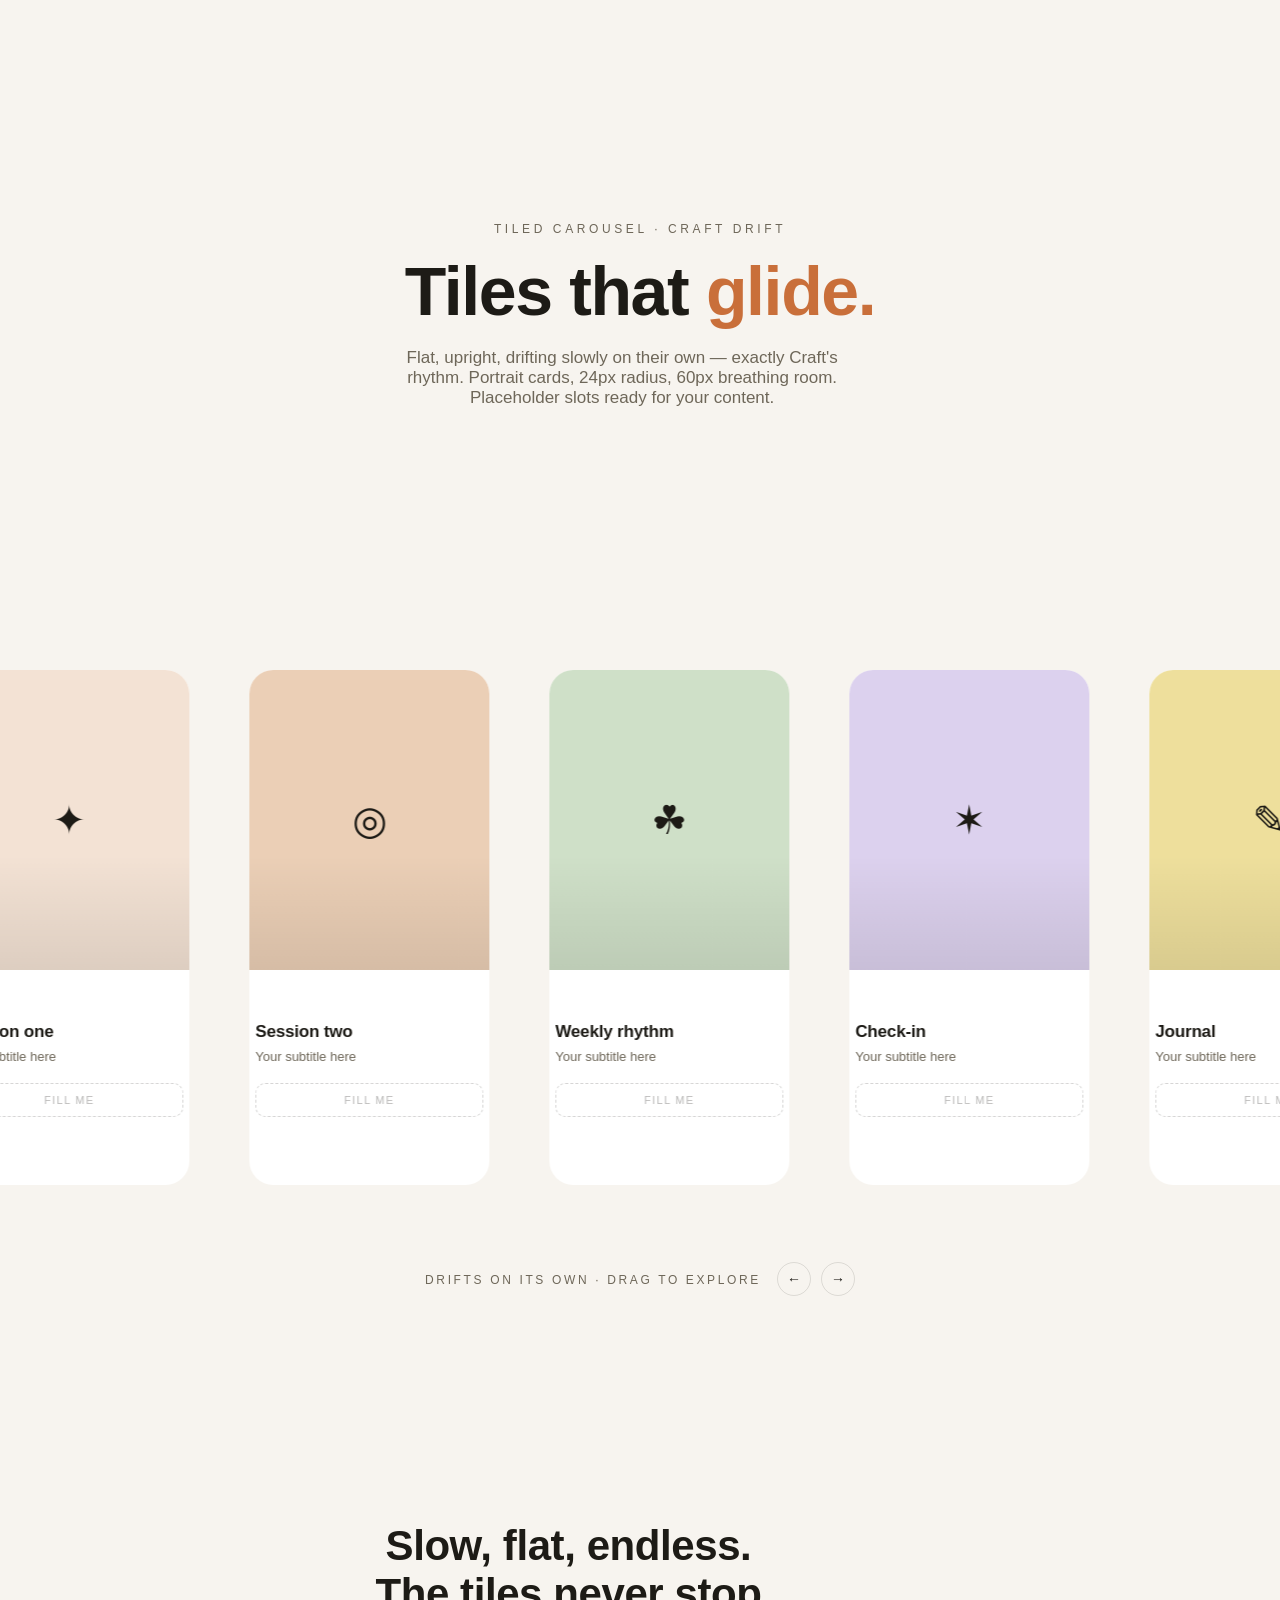
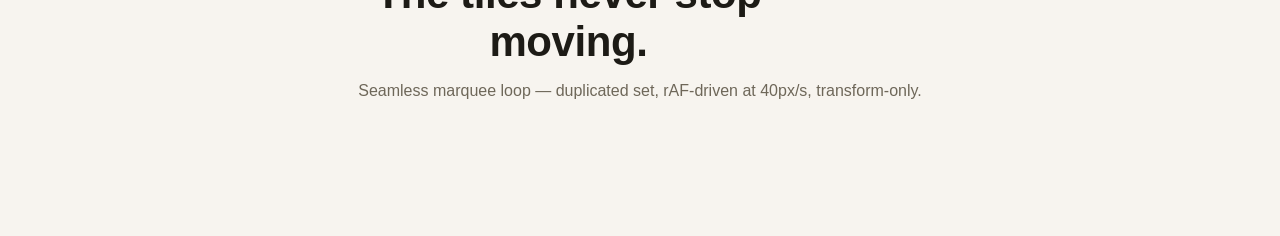
<file: tiled-carousel.html>
<!DOCTYPE html>
<html lang="en">
<head>
<meta charset="UTF-8">
<meta name="viewport" content="width=device-width, initial-scale=1.0">
<title>Tiled Carousel — Craft drift</title>
<style>
  :root {
    --paper: #F7F4EF;
    --ink: #1D1B16;
    --muted: #6E6759;
    --accent: #C96F3A;
    --line: rgba(29, 27, 22, 0.12);
  }
  * { margin: 0; padding: 0; box-sizing: border-box; }
  body {
    background: var(--paper); color: var(--ink);
    font-family: -apple-system, BlinkMacSystemFont, "Segoe UI", Roboto, sans-serif;
    -webkit-font-smoothing: antialiased;
    overflow-x: hidden;
  }

  .intro { min-height: 70vh; display: flex; align-items: center; justify-content: center; text-align: center; padding: 60px 24px; }
  .intro .kicker { font-size: 12px; letter-spacing: 0.3em; text-transform: uppercase; color: var(--muted); margin-bottom: 20px; }
  .intro h1 { font-size: clamp(40px, 6vw, 68px); line-height: 1.03; font-weight: 600; letter-spacing: -0.02em; max-width: 14ch; }
  .intro h1 em { font-style: normal; color: var(--accent); }
  .intro p { margin-top: 22px; color: var(--muted); font-size: 17px; max-width: 46ch; }

  /* ============ THE CAROUSEL (Craft-style drift) ============ */
  .carousel-wrap { padding: 40px 0 90px; }
  .viewport {
    position: relative;
    overflow: hidden;              /* the masked window */
    height: 560px;
  }
  .track {
    position: absolute; top: 0; left: 0;
    display: flex;
    gap: 60px;
    will-change: transform;
    /* FAIL-OPEN: without JS, flex row shows all tiles (wraps) */
    flex-wrap: wrap; justify-content: center; padding: 0 24px;
  }
  .tile {
    width: 240px; height: 515px;
    border-radius: 24px;
    background: #FFFFFF;
    padding: 0;
    flex-shrink: 0;
    display: flex; flex-direction: column;
  }
  .tile .t-img {
    height: 300px; border-radius: 24px 24px 0 0;
    display: flex; align-items: center; justify-content: center;
    font-size: 40px;
    position: relative; overflow: hidden;
  }
  /* soft inner glow at the bottom of the image — gives the tile lift */
  .tile .t-img::after {
    content: ""; position: absolute; inset: 0;
    background: linear-gradient(to top, rgba(29,27,22,0.10), transparent 38%);
  }
  .tile .t-body { padding: 0 6px; margin-top: 52px; }
  .tile .t-name { font-size: 17px; font-weight: 600; letter-spacing: -0.01em; }
  .tile .t-sub { font-size: 13px; color: var(--muted); margin-top: 6px; line-height: 1.45; }
  .tile .t-blank {
    margin-top: 16px;
    border: 1.5px dashed rgba(29,27,22,0.18); border-radius: 10px;
    padding: 10px 8px; text-align: center;
    font-size: 11px; letter-spacing: 0.12em; text-transform: uppercase; color: rgba(29,27,22,0.3);
  }

  /* tile tints */
  .tile.t1 .t-img { background: #F3E2D4; } .tile.t2 .t-img { background: #EBCFB6; }
  .tile.t3 .t-img { background: #CFE0C8; } .tile.t4 .t-img { background: #DCD1EE; }
  .tile.t5 .t-img { background: #EEDF9C; } .tile.t6 .t-img { background: #C3DEE7; }
  .tile.t7 .t-img { background: #EFC4C4; } .tile.t8 .t-img { background: #C9D4EE; }

  .hint { text-align: center; font-size: 12px; letter-spacing: 0.22em; text-transform: uppercase; color: var(--muted); margin-top: 32px; }
  .hint .arrows { display: inline-flex; gap: 10px; margin-left: 10px; }
  .hint button {
    width: 34px; height: 34px; border-radius: 50%; border: 1px solid var(--line);
    background: transparent; color: var(--ink); font-size: 14px; cursor: pointer;
    transition: transform 0.25s cubic-bezier(0.22,1,0.36,1), background 0.2s ease;
  }
  .hint button:hover { background: #fff; }
  .hint button:active { transform: scale(0.92); }

  .outro { min-height: 50vh; display: flex; align-items: center; justify-content: center; text-align: center; padding: 60px 24px; }
  .outro h2 { font-size: clamp(26px, 4vw, 42px); font-weight: 600; letter-spacing: -0.01em; max-width: 18ch; }
  .outro p { margin-top: 16px; color: var(--muted); }

  @media (max-width: 640px) {
    .viewport { height: 480px; }
    .tile { width: 200px; height: 440px; }
    .tile .t-img { height: 250px; }
    .tile .t-body { margin-top: 44px; }
  }
</style>
</head>
<body>

<div class="intro">
  <div>
    <div class="kicker">Tiled carousel · Craft drift</div>
    <h1>Tiles that <em>glide.</em></h1>
    <p>Flat, upright, drifting slowly on their own — exactly Craft's rhythm. Portrait cards, 24px radius, 60px breathing room. Placeholder slots ready for your content.</p>
  </div>
</div>

<section class="carousel-wrap">
  <div class="viewport" id="viewport">
    <div class="track" id="track">
      <!-- 8 placeholder tiles ×2 (duplicated for the seamless loop) —
           fill the t-img icon, name, sub, and t-blank slot on each -->
      <div class="tile t1"><div class="t-img">✦</div><div class="t-body"><div class="t-name">Session one</div><div class="t-sub">Your subtitle here</div><div class="t-blank">Fill me</div></div></div>
      <div class="tile t2"><div class="t-img">◎</div><div class="t-body"><div class="t-name">Session two</div><div class="t-sub">Your subtitle here</div><div class="t-blank">Fill me</div></div></div>
      <div class="tile t3"><div class="t-img">☘</div><div class="t-body"><div class="t-name">Weekly rhythm</div><div class="t-sub">Your subtitle here</div><div class="t-blank">Fill me</div></div></div>
      <div class="tile t4"><div class="t-img">✶</div><div class="t-body"><div class="t-name">Check-in</div><div class="t-sub">Your subtitle here</div><div class="t-blank">Fill me</div></div></div>
      <div class="tile t5"><div class="t-img">✎</div><div class="t-body"><div class="t-name">Journal</div><div class="t-sub">Your subtitle here</div><div class="t-blank">Fill me</div></div></div>
      <div class="tile t6"><div class="t-img">☀</div><div class="t-body"><div class="t-name">Morning pages</div><div class="t-sub">Your subtitle here</div><div class="t-blank">Fill me</div></div></div>
      <div class="tile t7"><div class="t-img">♥</div><div class="t-body"><div class="t-name">Boundaries</div><div class="t-sub">Your subtitle here</div><div class="t-blank">Fill me</div></div></div>
      <div class="tile t8"><div class="t-img">➤</div><div class="t-body"><div class="t-name">Next step</div><div class="t-sub">Your subtitle here</div><div class="t-blank">Fill me</div></div></div>
      <!-- duplicate set for the seamless loop -->
      <div class="tile t1"><div class="t-img">✦</div><div class="t-body"><div class="t-name">Session one</div><div class="t-sub">Your subtitle here</div><div class="t-blank">Fill me</div></div></div>
      <div class="tile t2"><div class="t-img">◎</div><div class="t-body"><div class="t-name">Session two</div><div class="t-sub">Your subtitle here</div><div class="t-blank">Fill me</div></div></div>
      <div class="tile t3"><div class="t-img">☘</div><div class="t-body"><div class="t-name">Weekly rhythm</div><div class="t-sub">Your subtitle here</div><div class="t-blank">Fill me</div></div></div>
      <div class="tile t4"><div class="t-img">✶</div><div class="t-body"><div class="t-name">Check-in</div><div class="t-sub">Your subtitle here</div><div class="t-blank">Fill me</div></div></div>
      <div class="tile t5"><div class="t-img">✎</div><div class="t-body"><div class="t-name">Journal</div><div class="t-sub">Your subtitle here</div><div class="t-blank">Fill me</div></div></div>
      <div class="tile t6"><div class="t-img">☀</div><div class="t-body"><div class="t-name">Morning pages</div><div class="t-sub">Your subtitle here</div><div class="t-blank">Fill me</div></div></div>
      <div class="tile t7"><div class="t-img">♥</div><div class="t-body"><div class="t-name">Boundaries</div><div class="t-sub">Your subtitle here</div><div class="t-blank">Fill me</div></div></div>
      <div class="tile t8"><div class="t-img">➤</div><div class="t-body"><div class="t-name">Next step</div><div class="t-sub">Your subtitle here</div><div class="t-blank">Fill me</div></div></div>
    </div>
  </div>
  <div class="hint">
    drifts on its own · drag to explore
    <span class="arrows">
      <button id="prevBtn" aria-label="Previous">←</button>
      <button id="nextBtn" aria-label="Next">→</button>
    </span>
  </div>
</section>

<div class="outro">
  <div>
    <h2>Slow, flat, endless. The tiles never stop moving.</h2>
    <p>Seamless marquee loop — duplicated set, rAF-driven at 40px/s, transform-only.</p>
  </div>
</div>

<script>
(function () {
  "use strict";
  var reduced = window.matchMedia("(prefers-reduced-motion: reduce)").matches;

  var track = document.getElementById("track");
  var viewport = document.getElementById("viewport");
  var tiles = [].slice.call(track.children);
  var N = tiles.length;
  var SET = N / 2;              // one set of unique tiles
  var SPEED = 40;               // px/s — Craft's measured drift
  var x = 0;                    // current track offset
  var setW = 0;                 // width of one set + gap
  var drifting = !reduced;
  var dragging = false;
  var lastT = 0;

  if (reduced) return;          // static row is the CSS default

  /* seamless marquee: track = set A + set B. When x passes -setW,
     add setW back — visually identical, never a jump. */
  function tick(now) {
    if (!dragging && drifting) {
      var dt = lastT ? (now - lastT) / 1000 : 0;
      x -= SPEED * dt;
      if (x <= -setW) x += setW;
      if (x > 0) x -= setW;
      track.style.transform = "translate3d(" + x + "px, 0, 0)";
    }
    lastT = now;
    requestAnimationFrame(tick);
  }

  /* ---------- drag / swipe ---------- */
  var startX = 0, startOffset = 0;

  viewport.addEventListener("pointerdown", function (e) {
    dragging = true; drifting = false;
    startX = e.clientX; startOffset = x;
    viewport.setPointerCapture(e.pointerId);
  });
  viewport.addEventListener("pointermove", function (e) {
    if (!dragging) return;
    x = startOffset + (e.clientX - startX);
    if (x <= -setW) x += setW;
    if (x > 0) x -= setW;
    track.style.transform = "translate3d(" + x + "px, 0, 0)";
  });
  function endDrag() {
    if (!dragging) return;
    dragging = false; drifting = true;
  }
  viewport.addEventListener("pointerup", endDrag);
  viewport.addEventListener("pointercancel", endDrag);

  function skip(dir) {
    x += dir * 300;             // one card + gap
    if (x <= -setW) x += setW;
    if (x > 0) x -= setW;
    track.style.transform = "translate3d(" + x + "px, 0, 0)";
  }
  document.getElementById("nextBtn").addEventListener("click", function () { skip(-1); });
  document.getElementById("prevBtn").addEventListener("click", function () { skip(1); });

  function layout() {
    var gap = 60;
    var first = tiles[0].getBoundingClientRect();
    setW = (first.width + gap) * SET;
    track.style.flexWrap = "nowrap";
    track.style.justifyContent = "flex-start";
    track.style.padding = "0";
    if (x < -setW) x %= setW;
  }

  window.addEventListener("resize", layout);
  layout();
  requestAnimationFrame(function (now) { lastT = now; requestAnimationFrame(tick); });
})();
</script>
</body>
</html>
</file>
